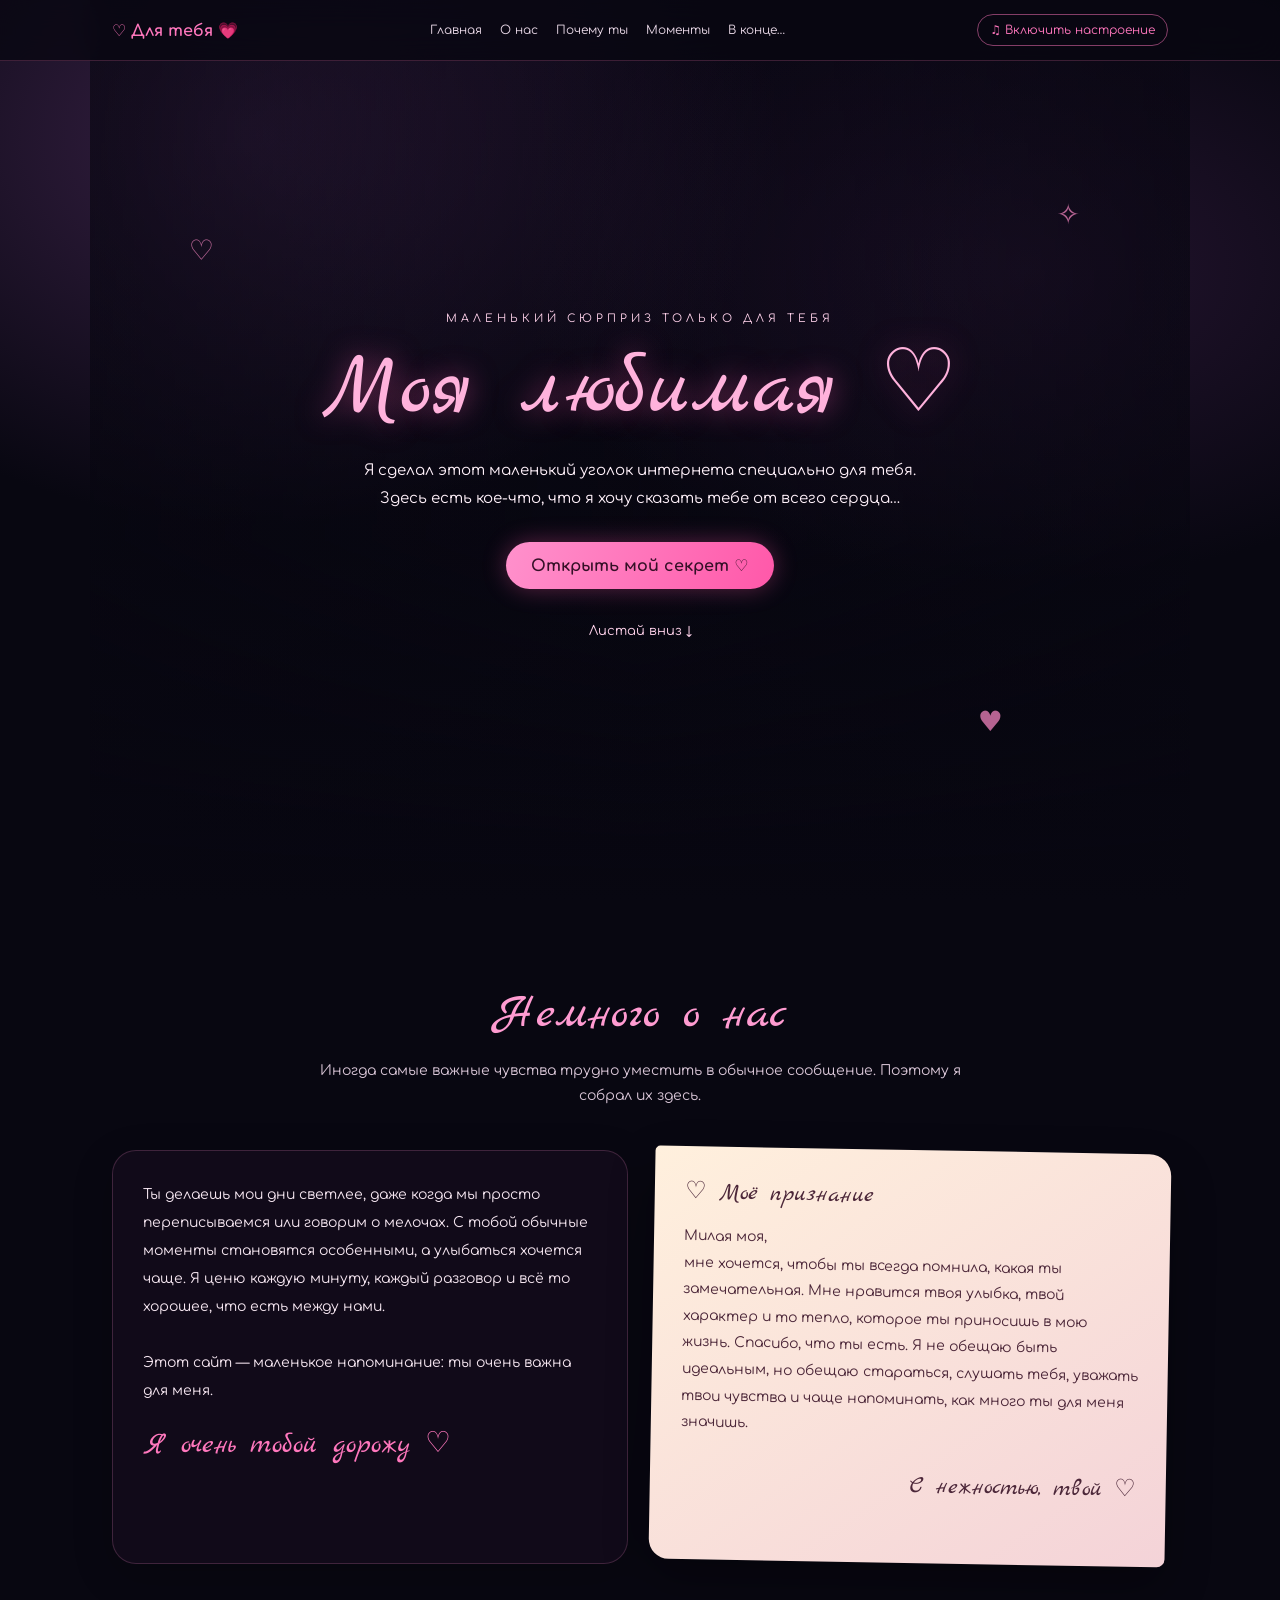
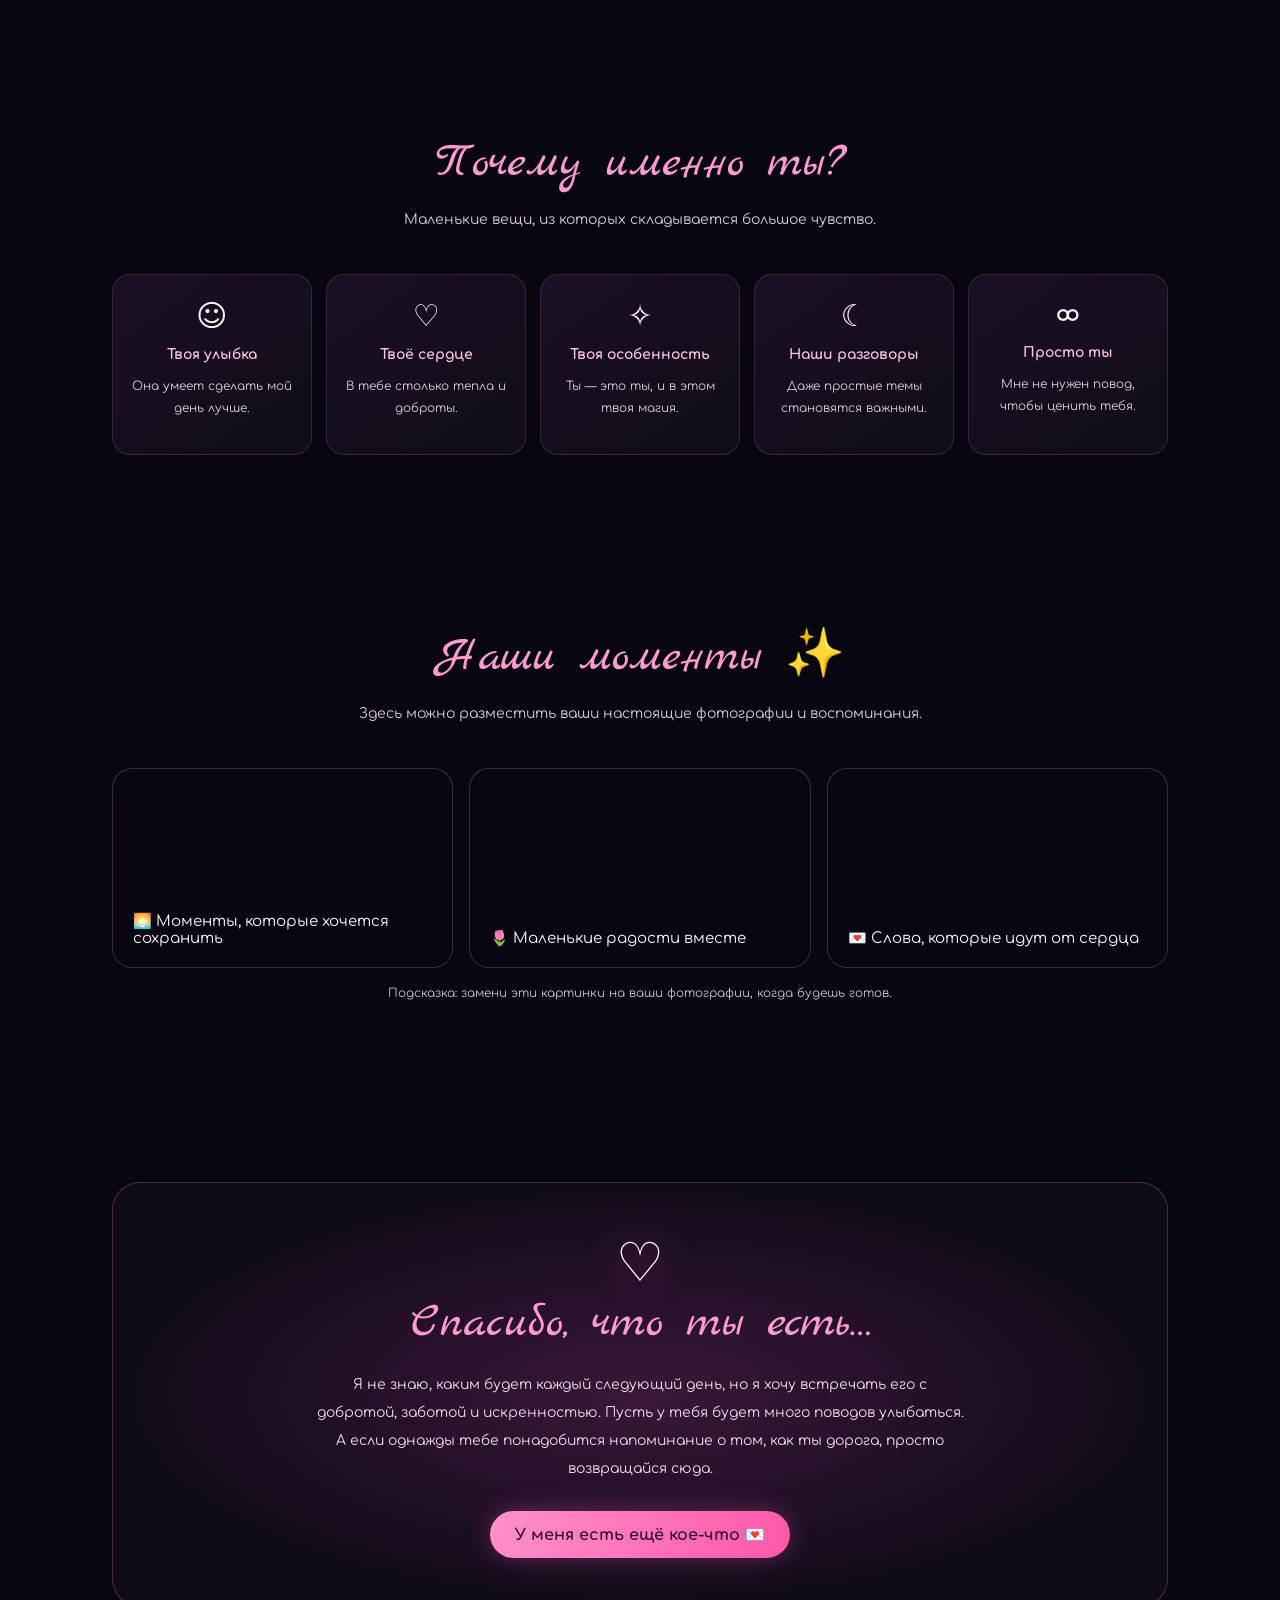
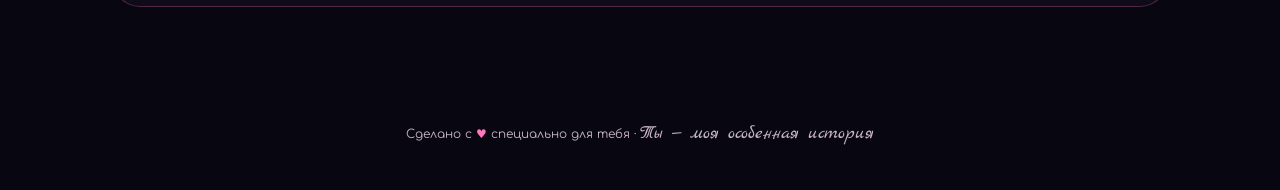
<file: index.html>
<!DOCTYPE html>
<html lang="ru">
<head>
<meta charset="UTF-8">
<meta name="viewport" content="width=device-width, initial-scale=1.0">
<meta name="theme-color" content="#090711">
<title>Для тебя ❤️</title>
<link rel="stylesheet" href="style.css">
</head>
<body>
<div id="stars"></div>
<header><nav class="nav">
<a class="brand" href="#home">♡ Для тебя 💗</a>
<div class="navlinks"><a href="#home">Главная</a><a href="#about">О нас</a><a href="#reasons">Почему ты</a><a href="#moments">Моменты</a><a href="#end">В конце…</a></div>
<button class="music" id="musicBtn" type="button">♫ Включить настроение</button>
</nav></header>
<main>
<section class="hero" id="home">
<span class="floating f1">♡</span><span class="floating f2">✧</span><span class="floating f3">♥</span>
<div class="hero-inner"><div class="eyebrow">маленький сюрприз только для тебя</div>
<h1 class="script">Моя любимая <span>♡</span></h1>
<p>Я сделал этот маленький уголок интернета специально для тебя.<br>Здесь есть кое-что, что я хочу сказать тебе от всего сердца…</p>
<button class="btn" onclick="document.querySelector('#about').scrollIntoView({behavior:'smooth'})">Открыть мой секрет ♡</button>
<a class="scrollhint" href="#about">Листай вниз ↓</a></div>
</section>
<section id="about"><h2 class="section-title script">Немного о нас</h2><p class="section-sub">Иногда самые важные чувства трудно уместить в обычное сообщение. Поэтому я собрал их здесь.</p>
<div class="about-grid"><div class="glass"><div class="about-copy">Ты делаешь мои дни светлее, даже когда мы просто переписываемся или говорим о мелочах. С тобой обычные моменты становятся особенными, а улыбаться хочется чаще. Я ценю каждую минуту, каждый разговор и всё то хорошее, что есть между нами.<br><br>Этот сайт — маленькое напоминание: ты очень важна для меня.</div><div class="signature script">Я очень тобой дорожу ♡</div></div>
<article class="letter"><h3 class="script">♡ Моё признание</h3><p>Милая моя,<br>мне хочется, чтобы ты всегда помнила, какая ты замечательная. Мне нравится твоя улыбка, твой характер и то тепло, которое ты приносишь в мою жизнь. Спасибо, что ты есть. Я не обещаю быть идеальным, но обещаю стараться, слушать тебя, уважать твои чувства и чаще напоминать, как много ты для меня значишь.</p><p class="sign script">С нежностью, твой ♡</p></article></div>
</section>
<section id="reasons"><h2 class="section-title script">Почему именно ты?</h2><p class="section-sub">Маленькие вещи, из которых складывается большое чувство.</p>
<div class="reasons">
<div class="reason"><div class="emoji">☺</div><h3>Твоя улыбка</h3><p>Она умеет сделать мой день лучше.</p></div>
<div class="reason"><div class="emoji">♡</div><h3>Твоё сердце</h3><p>В тебе столько тепла и доброты.</p></div>
<div class="reason"><div class="emoji">✧</div><h3>Твоя особенность</h3><p>Ты — это ты, и в этом твоя магия.</p></div>
<div class="reason"><div class="emoji">☾</div><h3>Наши разговоры</h3><p>Даже простые темы становятся важными.</p></div>
<div class="reason"><div class="emoji">∞</div><h3>Просто ты</h3><p>Мне не нужен повод, чтобы ценить тебя.</p></div>
</div></section>
<section id="moments"><h2 class="section-title script">Наши моменты ✨</h2><p class="section-sub">Здесь можно разместить ваши настоящие фотографии и воспоминания.</p>
<div class="gallery">
<div class="memory"><span>🌅 Моменты, которые хочется сохранить</span></div>
<div class="memory"><span>🌷 Маленькие радости вместе</span></div>
<div class="memory"><span>💌 Слова, которые идут от сердца</span></div>
</div><p style="text-align:center;color:#cdb9cc;font-size:12px;margin-top:18px">Подсказка: замени эти картинки на ваши фотографии, когда будешь готов.</p>
</section>
<section id="end"><div class="promise"><span class="heart-big">♡</span><h2 class="section-title script">Спасибо, что ты есть…</h2><p>Я не знаю, каким будет каждый следующий день, но я хочу встречать его с добротой, заботой и искренностью. Пусть у тебя будет много поводов улыбаться. А если однажды тебе понадобится напоминание о том, как ты дорога, просто возвращайся сюда.</p><button class="btn" id="surpriseBtn">У меня есть ещё кое-что 💌</button></div></section>
</main>
<footer>Сделано с <span class="footer-heart">♥</span> специально для тебя · <span class="script" style="font-size:19px">Ты — моя особенная история</span></footer>
<div id="surprise" role="dialog" aria-modal="true" aria-labelledby="modalTitle"><div class="modal"><div style="font-size:44px">💗</div><h2 id="modalTitle" class="script">Ты очень дорога мне</h2><p>Если бы мне нужно было выбрать один маленький подарок для тебя, я бы выбрал возможность подарить тебе улыбку прямо сейчас. Береги своё прекрасное сердце. И помни: ты заслуживаешь уважения, заботы и самого доброго отношения. ♡</p><button class="close" id="closeModal">Обнять словами и закрыть ♡</button></div></div>
<script src="script.js" defer></script>
</body>
</html>
</file>
<file: style.css>
@import url('https://fonts.googleapis.com/css2?family=Comfortaa:wght@400;500;600;700&family=Marck+Script&display=swap');
:root{--pink:#ff77bd;--hot:#ff4fa4;--text:#fff3fa;--muted:#d8c5d6;--panel:rgba(20,13,29,.75)}
*{box-sizing:border-box}html{scroll-behavior:smooth;scroll-padding-top:75px}body{margin:0;background:#080711;color:var(--text);font-family:Comfortaa,system-ui,sans-serif;overflow-x:hidden}a{color:inherit;text-decoration:none}button{font:inherit;cursor:pointer}
#stars{position:fixed;inset:0;pointer-events:none;z-index:-1;background:radial-gradient(ellipse at 20% 15%,#372044 0,transparent 36%),radial-gradient(ellipse at 80% 30%,#24142f 0,transparent 35%),#080711}
header{position:fixed;top:0;left:0;right:0;z-index:20;background:rgba(8,7,17,.78);backdrop-filter:blur(14px);border-bottom:1px solid #ff77bd35}
.nav{max-width:1100px;margin:auto;padding:14px 22px;display:flex;align-items:center;justify-content:space-between;gap:16px}.brand{font-weight:700;color:var(--pink);white-space:nowrap}.navlinks{display:flex;gap:18px;align-items:center;font-size:12px;color:#ead9e8}.navlinks a:hover{color:var(--pink)}.music{background:transparent;border:1px solid #ff77bd80;color:var(--pink);border-radius:30px;padding:8px 12px;font-size:12px;white-space:nowrap}
.hero{min-height:100svh;display:grid;place-items:center;text-align:center;padding:120px 20px 70px;position:relative;isolation:isolate;background:linear-gradient(180deg,#10091b55,#08071144 60%,#080711),url('https://images.unsplash.com/photo-1470252649378-9c29740c9fa8?auto=format&fit=crop&w=2000&q=85') center/cover}
.hero:before{content:"";position:absolute;inset:0;z-index:-1;background:linear-gradient(90deg,#0807118c,#0807111c,#0807118c)}
.hero-inner{max-width:780px}.eyebrow{letter-spacing:4px;text-transform:uppercase;font-size:11px;color:#ffd2eb}.script{font-family:'Marck Script',cursive;font-weight:400}.hero h1{font-size:clamp(42px,8vw,88px);line-height:1.08;margin:18px 0;color:#ffb2dc;text-shadow:0 0 28px #ff5bad80}.hero p{max-width:590px;margin:0 auto 28px;line-height:1.9;color:#fff1fa;font-size:15px}.btn{border:0;border-radius:99px;padding:14px 25px;background:linear-gradient(110deg,#ff91cc,#ff58a9);color:#351027;font-weight:700;box-shadow:0 0 25px #ff58a955;transition:.25s}.btn:hover{transform:translateY(-3px);box-shadow:0 0 34px #ff58a988}.scrollhint{display:block;margin-top:35px;color:#ffd3eb;font-size:13px;animation:bob 1.8s infinite}@keyframes bob{50%{transform:translateY(7px)}}
.floating{position:absolute;color:#ff8bc8;opacity:.7;animation:float 7s ease-in-out infinite;font-size:28px}.f1{left:9%;top:26%}.f2{right:10%;top:22%;animation-delay:1s}.f3{right:17%;bottom:18%;animation-delay:2s}@keyframes float{50%{transform:translateY(-18px) rotate(8deg)}}
section{padding:85px 22px;max-width:1100px;margin:auto}.section-title{text-align:center;font-size:clamp(30px,5vw,48px);color:#ff9bd1;margin:0 0 14px}.section-sub{text-align:center;color:var(--muted);line-height:1.8;margin:0 auto 42px;max-width:650px;font-size:14px}
.about-grid{display:grid;grid-template-columns:1fr 1fr;gap:24px;align-items:stretch}.glass{border:1px solid #ff91cc32;background:var(--panel);border-radius:24px;padding:30px;box-shadow:0 12px 40px #0003}.about-copy{line-height:2;color:#f5e5f0;font-size:14px}.signature{font-size:29px;color:var(--pink);margin-top:20px}.letter{background:linear-gradient(145deg,#fff0dd,#f4d3d8);color:#4c2739;padding:30px;border-radius:5px 22px 8px 20px;transform:rotate(1deg);box-shadow:0 20px 45px #0005;position:relative}.letter h3{font-size:24px;margin:0 0 16px}.letter p{line-height:1.9;font-size:14px}.letter .sign{text-align:right;font-size:24px}
.reasons{display:grid;grid-template-columns:repeat(5,1fr);gap:14px}.reason{padding:23px 15px;text-align:center;border-radius:18px;background:linear-gradient(145deg,#1a1025,#100c18);border:1px solid #ff83c32b;transition:.25s}.reason:hover{transform:translateY(-6px);border-color:#ff83c3aa}.reason .emoji{font-size:30px}.reason h3{font-size:14px;color:#ffc2e2}.reason p{font-size:12px;line-height:1.8;color:#d9c8d9}
.gallery{display:grid;grid-template-columns:repeat(3,1fr);gap:16px}.memory{min-height:200px;border-radius:20px;overflow:hidden;position:relative;display:flex;align-items:end;padding:20px;background-size:cover;background-position:center;isolation:isolate;border:1px solid #ff91cc3d}.memory:before{content:"";position:absolute;inset:0;z-index:-1;background:linear-gradient(0deg,#080711e8,transparent 80%)}.memory span{font-size:15px;color:#fff0f8}.memory:nth-child(1){background-image:url('https://images.unsplash.com/photo-1516589178581-6cd7833ae3b2?auto=format&fit=crop&w=900&q=80')}.memory:nth-child(2){background-image:url('https://images.unsplash.com/photo-1518199266791-5375a83190b7?auto=format&fit=crop&w=900&q=80')}.memory:nth-child(3){background-image:url('https://images.unsplash.com/photo-1490750967868-88aa4486c946?auto=format&fit=crop&w=900&q=80')}
.promise{border:1px solid #ff77bd44;border-radius:28px;text-align:center;padding:48px 22px;background:radial-gradient(ellipse at center,#3a1738,#100b19 70%)}.promise p{max-width:650px;margin:18px auto 28px;line-height:2;color:#ead9e8;font-size:14px}.heart-big{font-size:54px;display:block;filter:drop-shadow(0 0 20px #ff58a9);animation:beat 1.4s infinite}@keyframes beat{50%{transform:scale(1.12)}}
footer{text-align:center;padding:30px 20px 45px;color:#c9b4c7;font-size:12px}.footer-heart{color:var(--pink)}
#surprise{position:fixed;inset:0;z-index:50;display:none;place-items:center;padding:20px;background:#07040de8;backdrop-filter:blur(9px)}#surprise.show{display:grid}.modal{max-width:520px;width:100%;text-align:center;padding:35px 26px;border-radius:26px;border:1px solid #ff91cc77;background:linear-gradient(145deg,#21132b,#100b18);box-shadow:0 0 60px #ff58a933;animation:pop .35s ease}.modal h2{font-size:36px;color:#ff9bd1;margin:10px 0}.modal p{line-height:1.9;color:#f3e2ee}.close{margin-top:12px;background:transparent;border:1px solid #ff91cc88;border-radius:30px;color:#ffc2e2;padding:10px 18px}@keyframes pop{from{opacity:0;transform:scale(.9)}to{opacity:1;transform:scale(1)}}
.heart-particle{position:fixed;bottom:-30px;z-index:30;pointer-events:none;color:#ff70b7;animation:rise 4s linear forwards;text-shadow:0 0 14px #ff70b7}@keyframes rise{to{transform:translateY(-110vh) rotate(25deg);opacity:0}}
@media(max-width:760px){.nav{padding:12px 15px}.navlinks{display:none}.hero{min-height:90svh}.about-grid{grid-template-columns:1fr}.reasons{grid-template-columns:repeat(2,1fr)}.reason:last-child{grid-column:span 2}.gallery{grid-template-columns:1fr}.memory{min-height:230px}.glass{padding:23px}section{padding:65px 18px}.letter{transform:none}}
</file>
